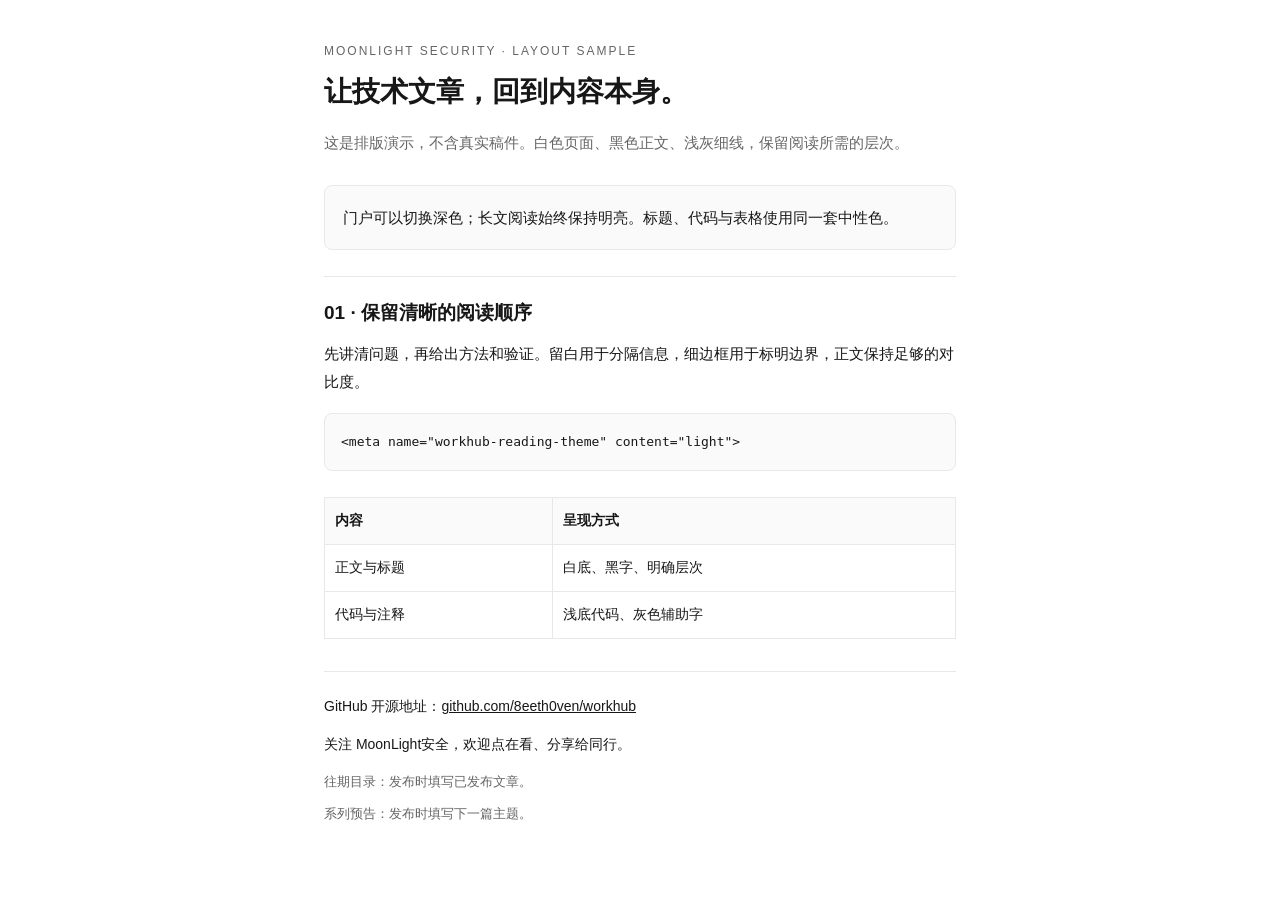
<file: examples/reading-light/index.html>
<!doctype html>
<html lang="zh-CN" data-workhub-reading-theme="light">
<head>
<meta charset="UTF-8">
<meta name="viewport" content="width=device-width,initial-scale=1">
<meta name="color-scheme" content="light">
<meta name="workhub-reading-theme" content="light">
<title>明亮文章排版示例 | Workhub</title>
</head>
<body style="margin:0;background:#FFFFFF;color:#171717;color-scheme:light;font-family:-apple-system,BlinkMacSystemFont,'PingFang SC','Microsoft YaHei',sans-serif;">
<section style="max-width:680px;box-sizing:border-box;margin:0 auto;padding:40px 24px;background:#FFFFFF;">
<p style="margin:0 0 10px;color:#666666;font-size:12px;line-height:1.85;letter-spacing:2px;">MOONLIGHT SECURITY · LAYOUT SAMPLE</p>
<p style="margin:0 0 16px;color:#171717;font-size:28px;font-weight:700;line-height:1.45;">让技术文章，回到内容本身。</p>
<p style="margin:0 0 28px;color:#666666;font-size:15px;line-height:1.85;">这是排版演示，不含真实稿件。白色页面、黑色正文、浅灰细线，保留阅读所需的层次。</p>
<section style="margin:0 0 26px;padding:18px;border:1px solid #E8E8E8;border-radius:8px;background:#FAFAFA;">
<p style="margin:0;color:#171717;font-size:15px;line-height:1.85;">门户可以切换深色；长文阅读始终保持明亮。标题、代码与表格使用同一套中性色。</p></section>
<p style="margin:0 0 12px;padding-top:22px;border-top:1px solid #E8E8E8;color:#171717;font-size:19px;font-weight:700;line-height:1.5;">01 · 保留清晰的阅读顺序</p>
<p style="margin:0 0 18px;color:#171717;font-size:15px;line-height:1.85;">先讲清问题，再给出方法和验证。留白用于分隔信息，细边框用于标明边界，正文保持足够的对比度。</p>
<pre style="margin:0 0 26px;padding:16px;border:1px solid #E8E8E8;border-radius:8px;background:#FAFAFA;color:#171717;font-size:13px;line-height:1.85;white-space:pre-wrap;word-break:break-all;"><code style="margin:0;background:#FAFAFA;color:#171717;font-size:13px;line-height:1.85;white-space:pre-wrap;word-break:break-all;">&lt;meta name="workhub-reading-theme" content="light"&gt;</code></pre>
<table style="width:100%;margin:0 0 28px;border-collapse:collapse;background:#FFFFFF;">
<tr><th style="margin:0;padding:10px;border:1px solid #E8E8E8;background:#FAFAFA;color:#171717;font-size:14px;line-height:1.85;text-align:left;">内容</th><th style="margin:0;padding:10px;border:1px solid #E8E8E8;background:#FAFAFA;color:#171717;font-size:14px;line-height:1.85;text-align:left;">呈现方式</th></tr>
<tr><td style="margin:0;padding:10px;border:1px solid #E8E8E8;color:#171717;font-size:14px;line-height:1.85;">正文与标题</td><td style="margin:0;padding:10px;border:1px solid #E8E8E8;color:#171717;font-size:14px;line-height:1.85;">白底、黑字、明确层次</td></tr>
<tr><td style="margin:0;padding:10px;border:1px solid #E8E8E8;color:#171717;font-size:14px;line-height:1.85;">代码与注释</td><td style="margin:0;padding:10px;border:1px solid #E8E8E8;color:#171717;font-size:14px;line-height:1.85;">浅底代码、灰色辅助字</td></tr></table>
<section style="margin:32px 0 0;padding-top:22px;border-top:1px solid #E8E8E8;background:#FFFFFF;">
<p style="margin:0 0 12px;color:#171717;font-size:14px;line-height:1.85;">GitHub 开源地址：<a href="https://github.com/8eeth0ven/workhub" style="margin:0;color:#171717;font-size:14px;line-height:1.85;text-decoration:underline;">github.com/8eeth0ven/workhub</a></p>
<p style="margin:0 0 12px;color:#171717;font-size:14px;line-height:1.85;">关注 MoonLight安全，欢迎点在看、分享给同行。</p>
<p style="margin:0 0 8px;color:#666666;font-size:13px;line-height:1.85;">往期目录：发布时填写已发布文章。</p>
<p style="margin:0;color:#666666;font-size:13px;line-height:1.85;">系列预告：发布时填写下一篇主题。</p>
</section></section></body></html>
</file>
